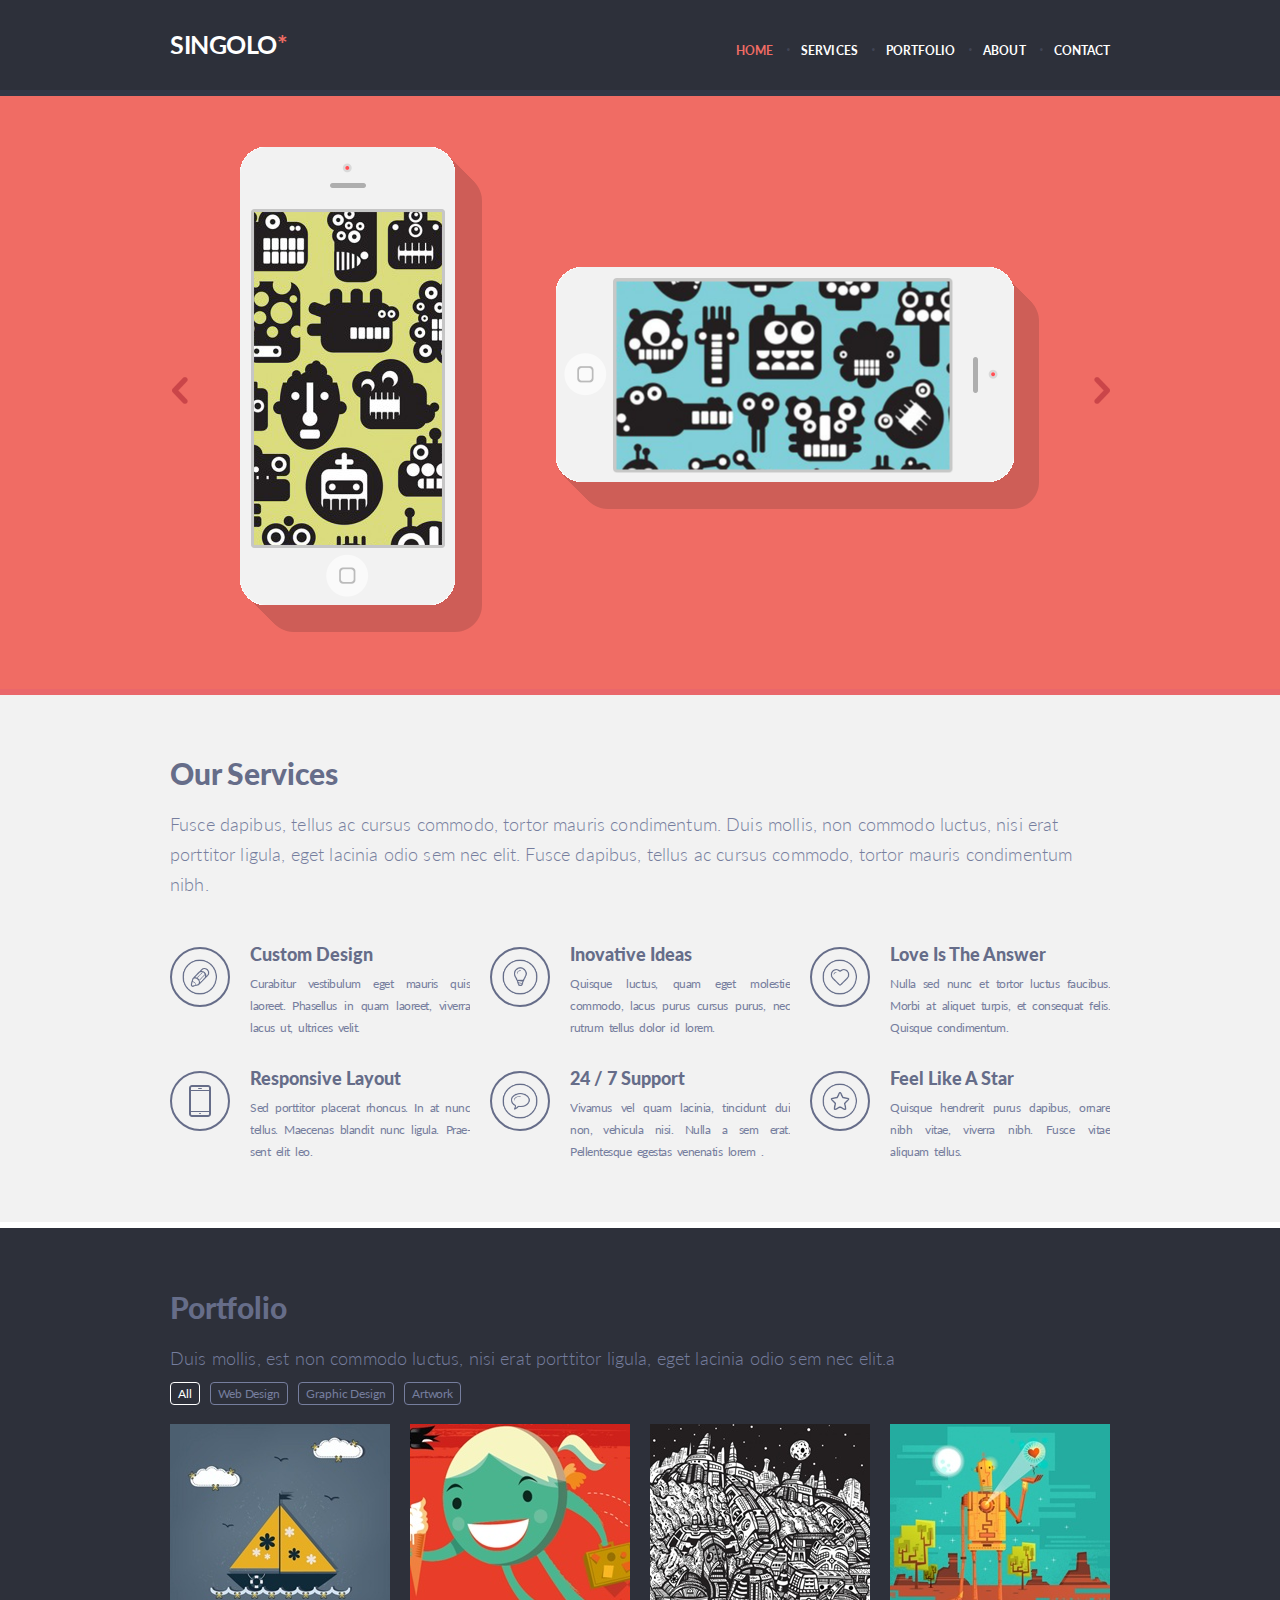
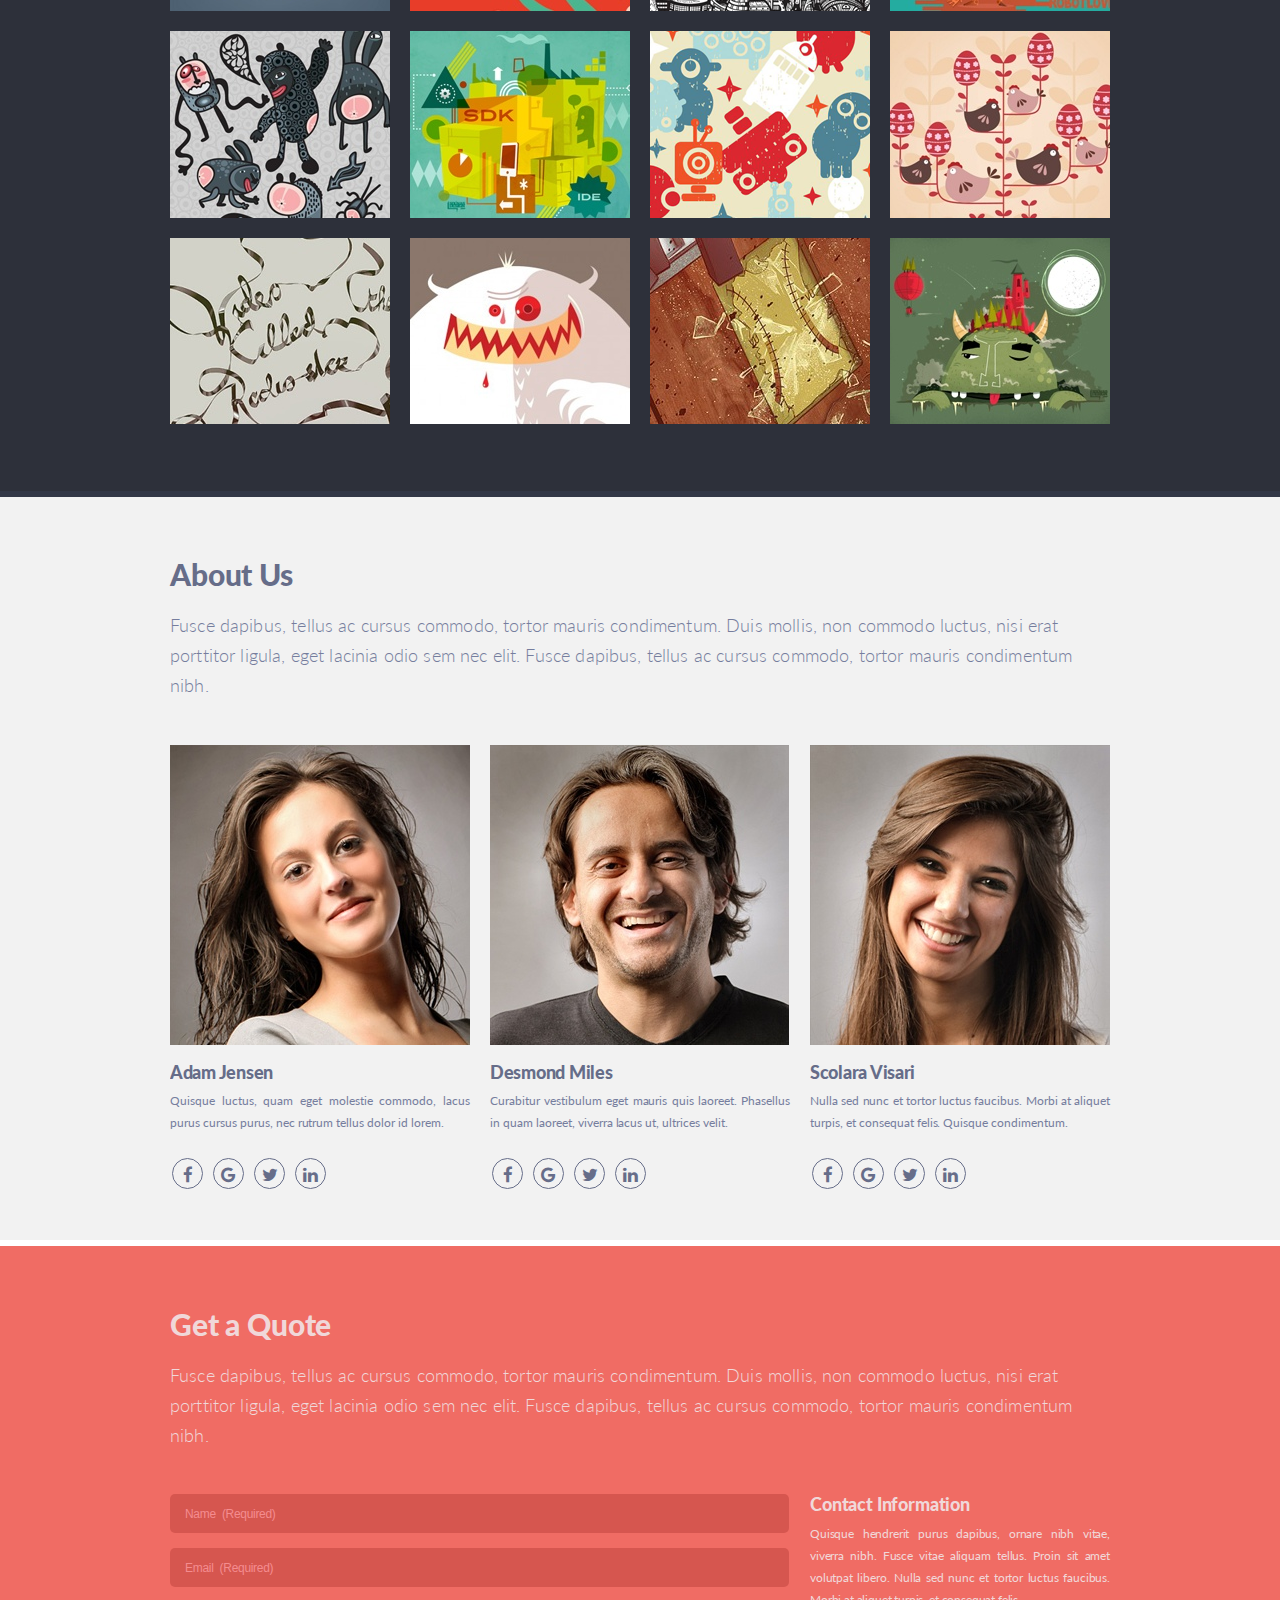
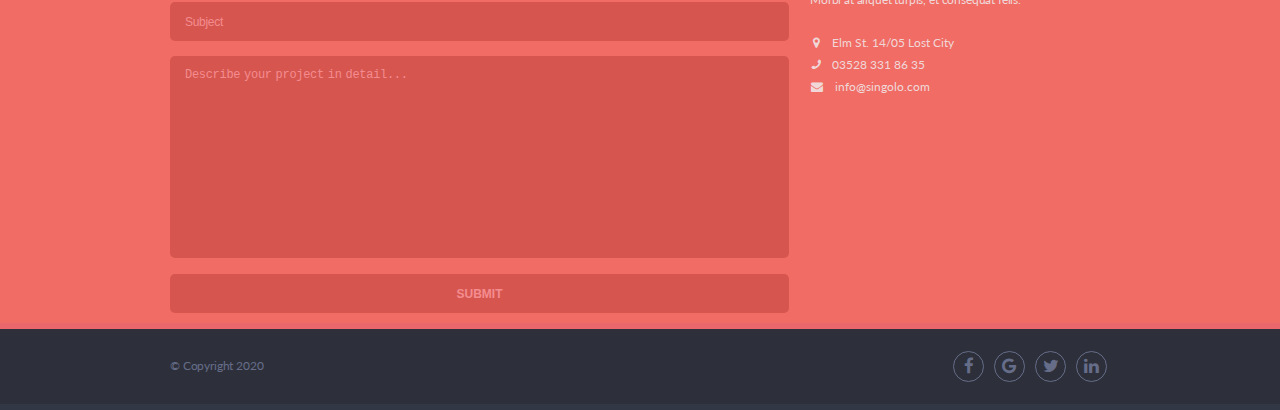
<file: index.html>
<!DOCTYPE html>
<html lang="en">

<head>
    <meta charset="UTF-8">
    <meta name="viewport" content="width=device-width, initial-scale=1.0">
    <title>Singolo</title>
    <link href="https://fonts.googleapis.com/css?family=Lato:300,400,700,900&display=swap" rel="stylesheet">
    <link rel="stylesheet" href="https://cdnjs.cloudflare.com/ajax/libs/font-awesome/4.7.0/css/font-awesome.min.css">
    <link rel="stylesheet" href="style.css">
</head>

<body>
    <header class="header" id="header">
        <div class="wrapper">
            <div class="header__wrapper">
                <h1 class="logo"><a href="#">SINGOLO<span>*</span></a></h1>
                <nav class="header__navigation">
                    <ul class="navigation" id="navigation">
                        <li class="navigation__item"><a href="#slider" class="navigation__link navigation__link_active">Home</a></li>
                        <li class="navigation__item"><a href="#our-services" class="navigation__link">Services</a></li>
                        <li class="navigation__item"><a href="#portfolio" class="navigation__link">Portfolio</a></li>
                        <li class="navigation__item"><a href="#about-us" class="navigation__link">About</a></li>
                        <li class="navigation__item"><a href="#contact-us" class="navigation__link">Contact</a></li>
                    </ul>
                </nav>
            </div>
        </div>
    </header>

    <div class="slider" id="slider">
        <div class="wrapper">
            <div class="slider__wrapper">
                <a href="#" class="slider__button slider__button_arrow-left">
                </a>
                <div class="slider__item fadeAnimation">
                    <div class="phones">
                        <div class="phones__item phones__item_vertical">
                            <img class="phone__shadow" src="assets/images/Shadow.png" alt="shadow">
                            <img class="phone__base" src="assets/images/Base.png" alt="base">
                            <img class="phone__screen" src="assets/images/Screen1.png" alt="screen">
                        </div>

                        <div class="phones__item phones__item_horizontal">
                            <img class="phone__shadow" src="assets/images/Shadow.png" alt="shadow">
                            <img class="phone__base" src="assets/images/Base.png" alt="base">
                            <img class="phone__screen" src="assets/images/Screen2.png" alt="screen">
                        </div>
                    </div>
                </div>
                <div class="slider__item fadeAnimation">
                    <div class="phones">
                        <img class="slider-img" src="assets/images/Slider.png" alt="slider">
                    </div>
                </div>
                <a href="#" class="slider__button slider__button_arrow-right">
                </a>
            </div>

        </div>
    </div>
    <section class="our-services" id="our-services">
        <div class="wrapper">
            <div class="our-services__wrapper">
                <div class="description-block">
                    <h2 class="description-block__title">Our Services</h2>
                    <h3 class="description-block__text">Fusce dapibus, tellus ac cursus commodo, tortor mauris condimentum. Duis mollis, non commodo luctus, nisi erat porttitor ligula, eget lacinia odio sem nec elit. Fusce dapibus, tellus ac cursus commodo, tortor mauris condimentum nibh.</h3>
                </div>
                <div class="layout-3-column">
                    <div class="layout-2-column">
                        <div class="service__icon">
                            <img src="assets/images/pen.png" alt="pen">
                        </div>
                        <div class="service__content">
                            <h3 class="service__title">Custom Design</h3>
                            <p class="service__description">Curabitur vestibulum eget mauris quis laoreet. Phasellus in quam laoreet, viverra lacus ut, ultrices velit.
                            </p>
                        </div>
                    </div>
                    <div class="layout-2-column">
                        <div class="service__icon">
                            <img src="assets/images/bulb.png" alt="bulb">
                        </div>
                        <div class="service__content">
                            <h3 class="service__title">Inovative Ideas</h3>
                            <p class="service__description">Quisque luctus, quam eget molestie commodo, lacus purus cursus purus, nec rutrum tellus dolor id lorem.</p>
                        </div>
                    </div>
                    <div class="layout-2-column">
                        <div class="service__icon">
                            <img src="assets/images/heart.png" alt="heart">
                        </div>
                        <div class="service__content">
                            <h3 class="service__title">Love Is The Answer</h3>
                            <p class="service__description">Nulla sed nunc et tortor luctus faucibus. Morbi at aliquet turpis, et consequat felis. Quisque condimentum.
                            </p>
                        </div>
                    </div>
                    <div class="layout-2-column">
                        <div class="service__icon">
                            <img src="assets/images/phone.svg" alt="phone">
                        </div>
                        <div class="service__content">
                            <h3 class="service__title">Responsive Layout</h3>
                            <p class="service__description">Sed porttitor placerat rhoncus. In at nunc tellus. Maecenas blandit nunc ligula. Prae-sent elit leo.</p>
                        </div>
                    </div>
                    <div class="layout-2-column">
                        <div class="service__icon">
                            <img src="assets/images/bubble.png" alt="bubble">
                        </div>
                        <div class="service__content">
                            <h3 class="service__title">24 / 7 Support</h3>
                            <p class="service__description">Vivamus vel quam lacinia, tincidunt dui non, vehicula nisi. Nulla a sem erat. Pellentesque egestas venenatis lorem .</p>
                        </div>
                    </div>
                    <div class="layout-2-column">
                        <div class="service__icon">
                            <img src="assets/images/star.png" alt="star">
                        </div>
                        <div class="service__content">
                            <h3 class="service__title">Feel Like A Star</h3>
                            <p class="service__description">Quisque hendrerit purus dapibus, ornare nibh vitae, viverra nibh. Fusce vitae aliquam tellus.</p>
                        </div>
                    </div>
                </div>
            </div>
        </div>
    </section>
    <section class="portfolio" id="portfolio">
        <div class="wrapper">
            <div class="portfolio-wrapper">
                <div class="description-block">
                    <h2 class="description-block__title">Portfolio</h2>
                    <h3 class="description-block__text">Duis mollis, est non commodo luctus, nisi erat porttitor ligula, eget lacinia odio sem nec elit.a</h3>
                </div>
                <div class="portfolio__menu" id="portfolio__menu">
                    <ul class="menu">
                        <li class="menu__item "><a class="menu__link menu__link_active" href="#">All</a></li>
                        <li class="menu__item"><a class="menu__link" href="#">Web Design</a></li>
                        <li class="menu__item"><a class="menu__link" href="#">Graphic Design</a></li>
                        <li class="menu__item"><a class="menu__link" href="#">Artwork</a></li>
                    </ul>
                </div>
                <div class="portfolio__container">
                    <div class="portfolio__img">
                        <a href="#">
                            <img src="assets/images/p1.png" alt="img1">
                        </a>
                    </div>
                    <div class="portfolio__img">
                        <a href="#">
                            <img src="assets/images/p2.png" alt="img2">
                        </a>
                    </div>
                    <div class="portfolio__img">
                        <a href="#">
                            <img src="assets/images/p3.png" alt="img3">
                        </a>
                    </div>
                    <div class="portfolio__img">
                        <a href="#">
                            <img src="assets/images/p4.png" alt="img4">
                        </a>
                    </div>
                    <div class="portfolio__img">
                        <a href="#">
                            <img src="assets/images/p5.png" alt="img5">
                        </a>
                    </div>
                    <div class="portfolio__img">
                        <a href="#">
                            <img src="assets/images/p6.png" alt="img6">
                        </a>
                    </div>
                    <div class="portfolio__img">
                        <a href="#">
                            <img src="assets/images/p7.png" alt="img7">
                        </a>
                    </div>
                    <div class="portfolio__img">
                        <a href="#">
                            <img src="assets/images/p8.png" alt="img8">
                        </a>
                    </div>
                    <div class="portfolio__img">
                        <a href="#">
                            <img src="assets/images/p9.png" alt="img9">
                        </a>
                    </div>
                    <div class="portfolio__img">
                        <a href="#">
                            <img src="assets/images/p10.png" alt="img10">
                        </a>
                    </div>
                    <div class="portfolio__img">
                        <a href="#">
                            <img src="assets/images/p11.png" alt="img11">
                        </a>
                    </div>
                    <div class="portfolio__img">
                        <a href="#">
                            <img src="assets/images/p12.png" alt="img12">
                        </a>
                    </div>
                </div>
            </div>
        </div>
    </section>
    <section class="about-us" id="about-us">
        <div class="wrapper">
            <div class="about-us-wrapper">
                <div class="description-block">
                    <h2 class="description-block__title">About Us</h2>
                    <h3 class="description-block__text">Fusce dapibus, tellus ac cursus commodo, tortor mauris condimentum. Duis mollis, non commodo luctus, nisi erat porttitor ligula, eget lacinia odio sem nec elit. Fusce dapibus, tellus ac cursus commodo, tortor mauris condimentum nibh.</h3>
                </div>
                <div class="profile">
                    <div class="profile__item">
                        <img class="profile__avatar" src="assets/images/ph1.png" alt="#" />
                        <h4 class="profile__name">Adam Jensen</h4>
                        <p class="profile__description">Quisque luctus, quam eget molestie commodo, lacus purus cursus purus, nec rutrum tellus dolor id lorem.</p>
                        <div class="profile__social">
                            <a href="#"><span class="fa fa-facebook"></span></a>
                            <a href="#"><span class="fa fa-google"></span></a>
                            <a href="#"><span class="fa fa-twitter"></span></a>
                            <a href="#"><span class="fa fa-linkedin"></span></a>
                        </div>
                    </div>
                    <div class="profile__item">
                        <img class="profile__avatar" src="assets/images/ph2.png" alt="#" />
                        <h4 class="profile__name">Desmond Miles</h4>
                        <p class="profile__description">Curabitur vestibulum eget mauris quis laoreet. Phasellus in quam laoreet, viverra lacus ut, ultrices velit.</p>
                        <div class="profile__social">
                            <a href="#"><span class="fa fa-facebook"></span></a>
                            <a href="#"><span class="fa fa-google"></span></a>
                            <a href="#"><span class="fa fa-twitter"></span></a>
                            <a href="#"><span class="fa fa-linkedin"></span></a>
                        </div>
                    </div>
                    <div class="profile__item">
                        <img class="profile__avatar" src="assets/images/ph3.png" alt="#" />
                        <h4 class="profile__name">Scolara Visari</h4>
                        <p class="profile__description">Nulla sed nunc et tortor luctus faucibus. Morbi at aliquet turpis, et consequat felis. Quisque condimentum.</p>
                        <div class="profile__social">
                            <a href="#"><span class="fa fa-facebook"></span></a>
                            <a href="#"><span class="fa fa-google"></span></a>
                            <a href="#"><span class="fa fa-twitter"></span></a>
                            <a href="#"><span class="fa fa-linkedin"></span></a>
                        </div>
                    </div>
                </div>
            </div>
        </div>
    </section>
    <section class="contact-us" id="contact-us">
        <div class="wrapper">
            <div class="contact-us__wrapper">
                <div class="description-block">
                    <h2 class="description-block__title">Get a Quote</h2>
                    <h3 class="description-block__text">Fusce dapibus, tellus ac cursus commodo, tortor mauris condimentum. Duis mollis, non commodo luctus, nisi erat porttitor ligula, eget lacinia odio sem nec elit. Fusce dapibus, tellus ac cursus commodo, tortor mauris condimentum nibh.</h3>
                </div>
                <div class="contact-us__container">
                    <form id="contact-us-form" class="form" action="#" method="POST">
                        <input name="Name" class="form__name" type="text" maxlength="80" required value="" placeholder="Name  (Required)">

                        <input name="Email" class="form__email" type="email" maxlength="80" required value="" placeholder="Email  (Required)">

                        <input name="Subject" class="form__subject" type="text" maxlength="80" value="" placeholder="Subject">

                        <textarea name="Detail" class="form__detail" maxlength="340" placeholder="Describe your project in detail..."></textarea>

                        <input type="submit" value="submit" name="subscribe" class="form__submit" id="form__submit">
                    </form>
                    <div class="info">
                        <h4 class="info__title">Contact Information</h4>
                        <p class="info__description">Quisque hendrerit purus dapibus, ornare nibh vitae, viverra nibh. Fusce vitae aliquam tellus. Proin sit amet volutpat libero. Nulla sed nunc et tortor luctus faucibus. Morbi at aliquet turpis, et consequat felis.</p>
                        <p class="info__contact"><span class="fa fa-map-marker"></span>Elm St. 14/05 Lost City </p>
                        <p class="info__contact"><span class="fa fa-phone"></span><a href="tel:+035283318635">03528 331 86 35</a></p>
                        <p class="info__contact"><span class="fa fa-envelope"></span>
                            <a href="mailto:info@singolo.com">info@singolo.com</a>
                        </p>
                    </div>
                </div>
            </div>
        </div>
    </section>
    <footer class="footer" id="footer">
        <div class="wrapper">
            <div class="footer__wrapper">
                <div class="footer__container">
                    <div class="footer__copyright">© Copyright 2020 </div>
                    <div class="footer__social">
                        <a href="#"><span class="fa fa-facebook"></span></a>
                        <a href="#"><span class="fa fa-google"></span></a>
                        <a href="#"><span class="fa fa-twitter"></span></a>
                        <a href="#"><span class="fa fa-linkedin"></span></a>
                    </div>
                </div>
            </div>
        </div>
    </footer>

    <div id="message-box" class="message-box hidden">
        <div id="message" class="message">
            <p>The letter was sent!</p><br>
            <p id="message-subject" class="message__subject"></p><br>
            <p id="message-description" class="message__description"></p>
            <div class="button-container">
                <button id="button_ok" class="button button_ok">OK</button>
            </div>
        </div>
    </div>
    <script src="script.js"></script>
</body>

</html>
</file>
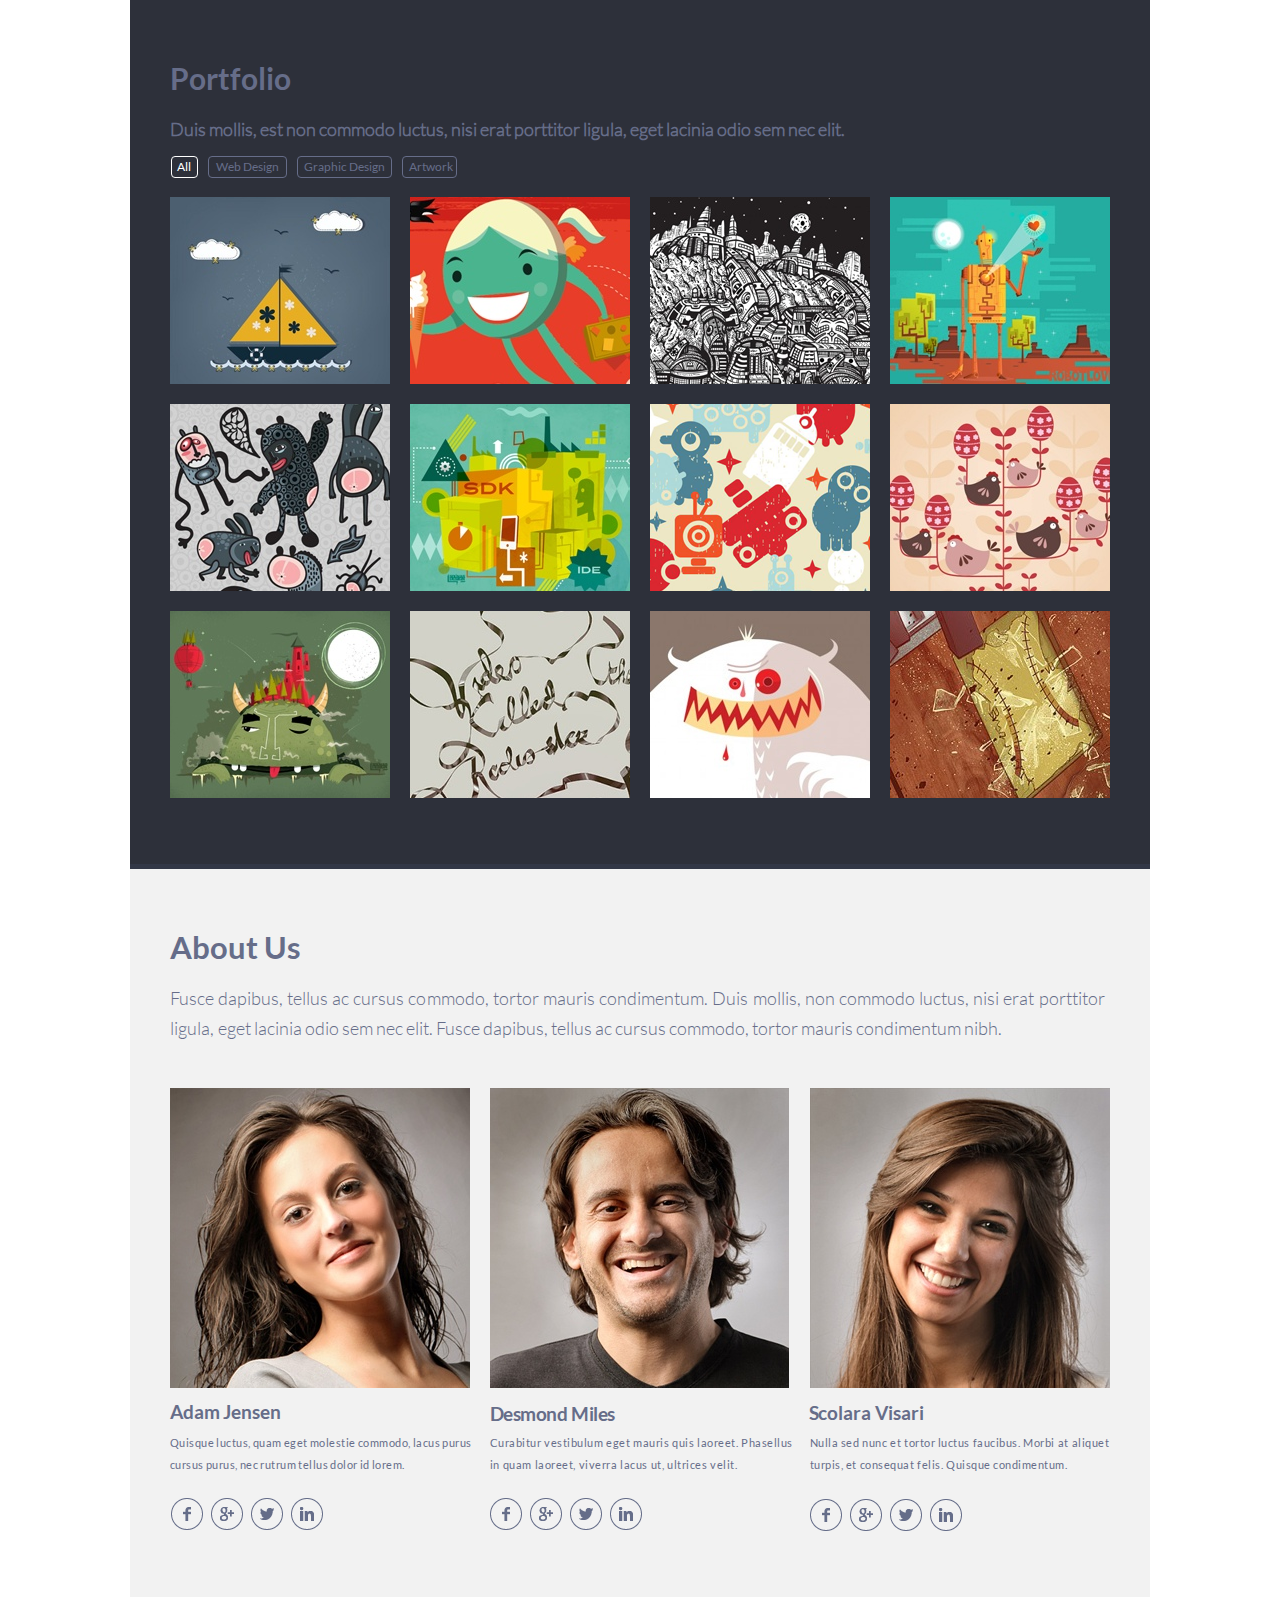
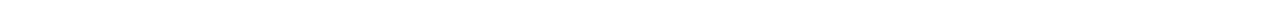
<file: Singolo2.html>
<!DOCTYPE html>
<html>
    <head>
        <title>Singolo2</title>
        <link href="Singolo2.css" type="text/css" rel="stylesheet">
        <meta charset="UTF-8">
    </head>
    <body>
        <div class="header">
<h1>Portfolio</h1>
<p>Duis mollis, est non commodo luctus, nisi erat porttitor ligula, eget lacinia odio sem nec elit.</p>
        <nav><ul>
            <li class="elall"><a class="allobj" href="#">All</a></li>
            <li class="webdes"><a href="#">Web Design</a></li>
            <li class="graphdes"><a href="#">Graphic Design</a></li>
            <li class="artwork"><a href="#">Artwork</a></li>
        </ul></nav>
        <img id="ship" src="assets/images/p1.png" alt="ship"/>
        <img id="girl" src="assets/images/p2.png" alt="girl"/>
        <img id="city" src="assets/images/p3.png" alt="town"/>
        <img id="robot" src="assets/images/p4.png" alt="robot"/>
        <img id="hear" src="assets/images/p5.png" alt="hear"/>
        <img id="sdk" src="assets/images/p6.png" alt="sdk"/>
        <img id="details" src="assets/images/p7.png" alt="details"/>
        <img id="birds" src="assets/images/p8.png" alt="birds"/>
        <img id="monster" src="assets/images/p12.png" alt="monster"/>
        <img id="words" src="assets/images/p9.png" alt="words"/>
        <img id="monster2" src="assets/images/p10.png" alt="monster"/>
        <img id="smth" src="assets/images/p11.png" alt="something"/>
    </div>
       
        <div class="main">
<h1 class="about">About Us</h1>
<p id="textfoot">Fusce dapibus, tellus ac cursus commodo, tortor mauris condimentum. Duis mollis, non commodo luctus, nisi erat porttitor <br>
     ligula, <span>eget lacinia odio sem nec elit. Fusce dapibus, tellus ac cursus commodo, tortor mauris condimentum nibh.</span></p>
     <img id="ph1" src="assets/images/ph1.png" alt="girl"/>
     <img id="ph2" src="assets/images/ph2.png" alt="man"/>
     <img id="ph3" src="assets/images/ph3.png" alt="girl"/>
     <br>
     <div class="girl1"><h1 id="h1ph1">Adam Jensen</h1>
     <p>
        Quisque luctus, quam eget molestie commodo, lacus purus <br> 
        cursus purus, nec rutrum tellus dolor id lorem.
     </p>
    </div>
     <div class="man1"><h1 id="h1ph2">Desmond Miles</h1>
        <p>
            Curabitur vestibulum eget mauris quis laoreet. Phasellus <br>
             in quam laoreet, viverra lacus ut, ultrices velit.
        </p></div>
        <div class="girl2"><h1 id="h1ph3">Scolara Visari</h1>
            <p>
                Nulla sed nunc et tortor luctus faucibus. Morbi at aliquet <br>  turpis, et consequat felis. 
                Quisque condimentum.
            </p></div>
            <div id="socials">
                <a href="#"><img id="face" src="assets/images/facebook.png" alt="facebook"/></a>
                <a href="#"><img id="goog" src="assets/images/google+.png" alt="google"/></a>
                <a href="#"><img id="twit" src="assets/images/twitter.png" alt="twitter"/></a>
                <a href="#"><img id="link" src="assets/images/linkedin.png" alt="linkedin"/></a>
               </div>
               <div id="socials1">
                <a href="#"><img id="face" src="assets/images/facebook.png" alt="facebook"/></a>
                <a href="#"><img id="goog" src="assets/images/google+.png" alt="google"/></a>
                <a href="#"><img id="twit" src="assets/images/twitter.png" alt="twitter"/></a>
                <a href="#"><img id="link" src="assets/images/linkedin.png" alt="linkedin"/></a>
               </div>
               <div id="socials2">
                <a href="#"><img id="face" src="assets/images/facebook.png" alt="facebook"/></a>
                <a href="#"><img id="goog" src="assets/images/google+.png" alt="google"/></a>
                <a href="#"><img id="twit" src="assets/images/twitter.png" alt="twitter"/></a>
                <a href="#"><img id="link" src="assets/images/linkedin.png" alt="linkedin"/></a>
               </div>
        </div>
    </body>
</html>
</file>
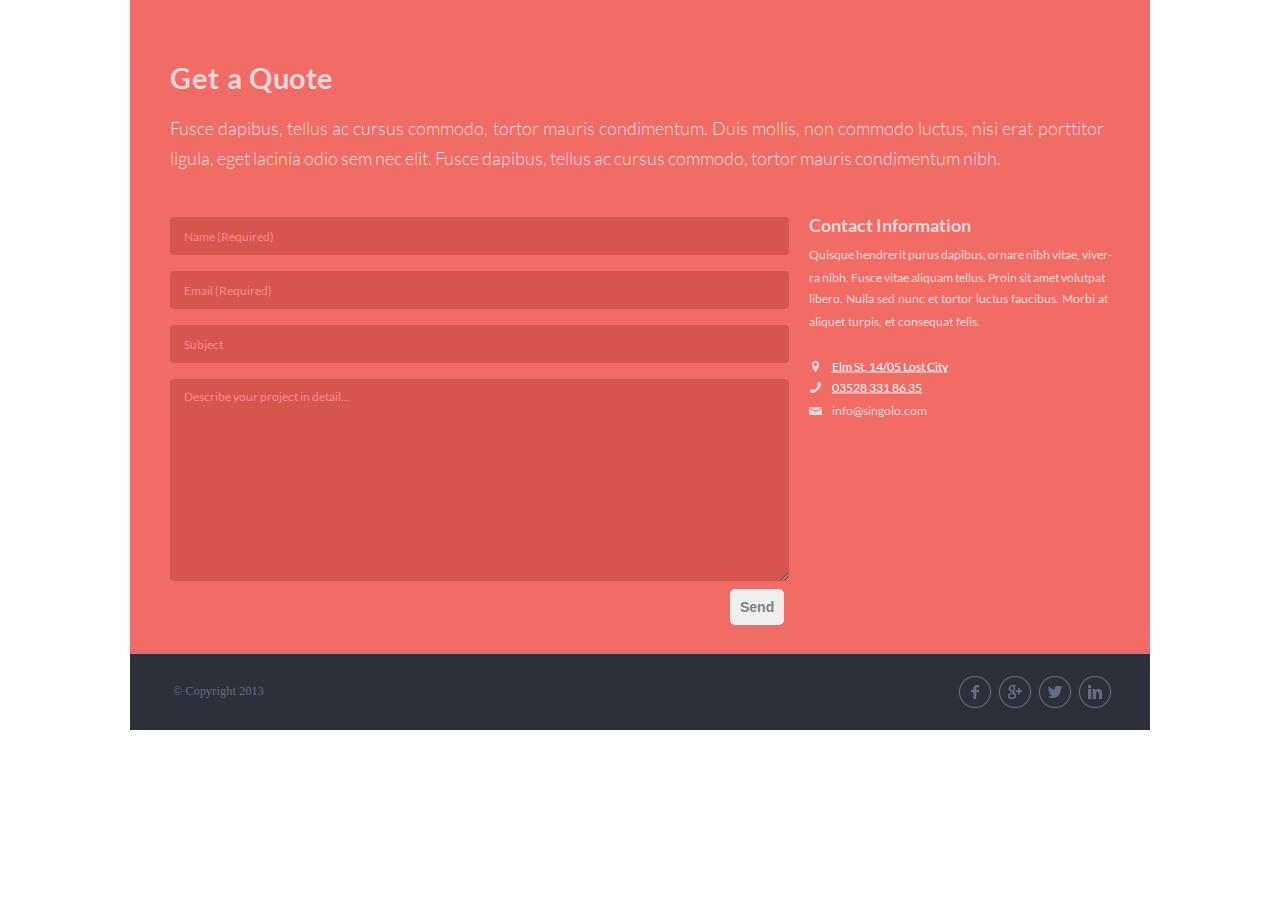
<file: Singolo3.html>
<!DOCTYPE html>
<html>
    <head>
        <title>
            Singolo3
        </title>
        <meta charset="UTF-8">
        <link href="Singolo3.css" type="text/css" rel="stylesheet">
    </head>
    <body>
        <div class="red-box">
            <h1>Get a Quote</h1>
            <p>Fusce dapibus, tellus ac cursus commodo, tortor mauris condimentum. Duis mollis, non commodo luctus, nisi erat porttitor<br>
                <span>ligula, eget lacinia odio sem nec elit. Fusce dapibus, tellus ac cursus commodo, tortor mauris condimentum nibh.</span></p>
            <form class="form" method="POST">
            <p>
            <input id="one" type="text" name="Name" placeholder="Name (Required)" required>
            <input id="two" type="email" name="Email" placeholder="Email (Required)" required>
            <input id="three" type="text" name="Subject" placeholder="Subject">
            <textarea id="four" name="description" placeholder="Describe your project in detail..."></textarea>
           <br>
            <input id="five" type="submit" name="send" value="Send">
            </p>
            </form>
        </div>
        <div class="contacts"> 
            <h1>Contact Information</h1>
            <p>Quisque hendrerit purus dapibus, ornare nibh vitae, viver-<br> ra nibh. Fusce vitae aliquam tellus. Proin sit amet volutpat<br><span>libero. Nulla sed nunc et tortor luctus faucibus. Morbi at<br> aliquet turpis, et consequat felis.</span> </p>
        <img id="loc" src="assets/images/location.png" alt="location"/>
        <br>
        <img id="ph" src="assets/images/phone.png" alt="phone"/>
        <br>
        <img id="mail" src="assets/images/mail.png" alt="mail"/>
 
        <p id="loc1"><a href="mailto:dasha2013724@icloud.com">Elm St. 14/05 Lost City</a></p>
        <p id="ph1"><a href="tel:+375293877455">03528 331 86 35</a></p>
        <p id="mail1">info@singolo.com</p></div>
        <div><footer class="footer">
           <p>© Copyright 2013</p>
           <div id="socials">
            <a href="#"><img id="face" src="assets/images/facebook.png" alt="facebook"/></a>
            <a href="#"><img id="goog" src="assets/images/google+.png" alt="google"/></a>
            <a href="#"><img id="twit" src="assets/images/twitter.png" alt="twitter"/></a>
            <a href="#"><img id="link" src="assets/images/linkedin.png" alt="linkedin"/></a>
           </div>
        </footer></div> 
    </body>
</html>
</file>
<file: style.css>
:root {
    --header-bg-color: #2d303a;
    --header-shadow-bg-color: #323746;
    --nav-dot-color: #404455;
    --slider-bg-color: #f06c64;
    --slider-shadow-bg-color: #ea676b;
    --our-services-bg-color: #f2f2f2;
    --white-color: #ffffff;
    --portfolio-bg-color: #2d303a;
    --portfolio-shadow-bg-color: #323746;
    --block-title-color: #666d89;
    --block-text-color: #767e9e;
    --block-title-color-2: #f0d8d9;
    --input-bg: #d6564f;
    --input-text-color: #f48c8f;
    --wrapper-content-width: 1020px;
    --font: "Lato", Verdana, sans-serif;
}

*,
*:before,
*:after {
    box-sizing: border-box;
    margin: 0;
    padding: 0;
}

html {
    font-size: 10px;
}

body {
    font-size: 1.8rem;
    font-family: var(--font);
}

.wrapper {
    max-width: var(--wrapper-content-width);
    margin: auto;
}


/*Header*/

.header {
    background: var(--header-bg-color);
    border-bottom: 6px solid var(--header-shadow-bg-color);
    padding: 14px 0 16px 0;
}

.header_sticky {
    position: sticky;
    top: 0;
    width: 100%;
    z-index: 100;
    padding: 0;
}

.header__wrapper {
    display: flex;
    align-items: center;
    justify-content: space-between;
    padding: 0 40px;
}

.logo {
    font-size: 2.5rem;
    letter-spacing: -0.5px;
}

.logo>a {
    font-weight: 700;
    text-align: left;
    color: var(--white-color);
    text-decoration: none;
}

.logo>a>span {
    color: var(--slider-bg-color);
}


/*Navigation*/

.header__navigation {
    padding: 23px 0px 15px;
}

.navigation {
    display: flex;
}

.navigation__item {
    list-style: none;
    padding-left: 13px;
}

.navigation__link {
    cursor: pointer;
    text-decoration: none;
    font-size: 1.2rem;
    line-height: 0.6rem;
    color: var(--white-color);
    font-weight: 700;
    text-align: left;
    text-transform: uppercase;
    letter-spacing: 0.06px;
}

.navigation__link_active {
    color: var(--slider-bg-color);
}

.navigation__link:hover {
    color: var(--slider-bg-color);
}

.navigation__item::before {
    content: "\00B7";
    margin-right: 10px;
    color: var(--nav-dot-color);
}

.navigation__item:first-child::before {
    color: var(--header-bg-color);
}


/*Slider*/

.slider {
    min-height: 599px;
    background-color: var(--slider-bg-color);
    border-bottom: 6px solid var(--slider-shadow-bg-color);
}

.slider__wrapper {
    position: relative;
    padding: 0px 42px;
}

.slider__button {
    display: inline-block;
    width: 16px;
    height: 27px;
    position: absolute;
    z-index: 10;
    top: 281px;
    cursor: pointer;
}

.slider__button_arrow-left {
    background: url(./assets/images/chevl.svg) no-repeat;
}

.slider__button_arrow-left:hover {
    background: url(./assets/images/chevl_hover.svg) no-repeat;
}

.slider__button_arrow-right {
    background: url(./assets/images/chevr.svg) no-repeat;
    right: 40px;
}

.slider__button_arrow-right:hover {
    background: url(./assets/images/chevr_hover.svg) no-repeat;
}

.phones {
    position: relative;
    padding: 53px 70px;
    min-height: 580px;
    width: 100%;
}

.phones__item {
    position: absolute;
}

.phone__shadow {
    position: absolute;
    display: inline-block;
}

.phone__base {
    display: inline-block;
    position: absolute;
    top: -2px;
    left: -2px;
}

.phone__screen {
    display: inline-block;
    position: absolute;
    top: 60px;
    left: 9px;
}

.phone__screen_off {
    display: none;
}

.phones__item_horizontal {
    top: 173px;
    right: 96px;
    transform: rotate(90deg);
}

.phones__item_horizontal .phone__screen {
    top: 132px;
    left: -63px;
    transform: rotate(-90deg);
}

.phones__item_horizontal .phone__shadow {
    transform: scale(1, -1);
    top: -27px;
}

img.slider-img {
    position: absolute;
    top: 0;
    left: -40px;
}

.fadeAnimation {
    animation-name: fadeAnimation;
    animation-duration: 2s;
}

@keyframes fadeAnimation {
    from {
        opacity: 0;
    }
    to {
        opacity: 1;
    }
}


/*our-services*/

.our-services {
    padding: 69px 0 35px;
    background: var(--our-services-bg-color);
    border-bottom: 6px solid var(--white-color);
}

.our-services__wrapper {
    padding: 0px 40px;
}

.description-block {
    padding-bottom: 40px;
}

.description-block__title {
    font-size: 3rem;
    line-height: 1.8rem;
    color: var(--block-title-color);
    font-weight: 900;
    text-align: left;
    letter-spacing: -0.16px;
    margin-bottom: 27px;
}

.description-block__text {
    font-size: 1.8rem;
    line-height: 3rem;
    color: var(--block-text-color);
    font-weight: 300;
    text-align: left;
    letter-spacing: 0.15px;
}

.layout-3-column {
    display: flex;
    flex-wrap: wrap;
}

.layout-2-column {
    display: flex;
    width: 300px;
    padding-top: 5px;
    margin-right: 20px;
    margin-bottom: 25px;
}

.layout-2-column:nth-child(3n) {
    margin-right: 0px;
}

.service__icon {
    align-self: flex-start;
    padding: 10px;
    width: 60px;
    height: 60px;
    border: 2px solid var(--block-title-color);
    border-radius: 50%;
    margin-right: 20px;
    margin-top: 3px;
}

.service__icon img {
    width: 36px;
    height: 36px;
}

.service__title {
    font-size: 1.8rem;
    line-height: 1.8rem;
    color: var(--block-title-color);
    font-weight: 900;
    text-align: left;
    margin-top: 1px;
    margin-bottom: 10px;
}

.service__description {
    max-height: 65px;
    font-size: 1.2rem;
    line-height: 2.2rem;
    color: #767e9e;
    font-weight: 400;
    letter-spacing: -0.5px;
    text-align: justify;
    word-spacing: 3px;
    overflow: hidden;
    text-overflow: ellipsis;
}


/*Portfolio*/

.portfolio {
    min-height: 869px;
    background: var(--portfolio-bg-color);
    padding: 67px 0 59px 0;
    border-bottom: 6px solid var(--portfolio-shadow-bg-color);
}

.portfolio-wrapper {
    padding: 0 40px;
}

.portfolio .description-block {
    padding-bottom: 7px;
    padding-top: 3px;
}

.portfolio__menu {
    margin-bottom: 19px;
}

.menu {
    list-style-type: none;
}

.menu__item {
    display: inline-block;
    margin-right: 5.4px;
}

.menu__link {
    font-size: 1.2rem;
    line-height: 2.2rem;
    color: var(--block-text-color);
    font-weight: 400;
    text-align: left;
    text-decoration: none;
    padding: 3px 7px;
    border: 1px solid var(--block-text-color);
    border-radius: 4px;
    letter-spacing: -0.12px;
}

.menu__link_active,
.menu__link:hover {
    color: var(--white-color);
    border-color: var(--white-color);
    transition-duration: 0.7s;
}

.portfolio__container {
    display: flex;
    flex-wrap: wrap;
    justify-content: space-between;
    max-height: 600px;
    overflow: hidden;
}

.portfolio__img {
    margin-bottom: 20px;
    height: 187px;
    width: 220px;
}

.portfolio__img_active {
    border: 5px solid var(--slider-bg-color);
}

.portfolio__img img {
    width: 100%;
    height: 100%;
}

.portfolio__img img:hover {
    opacity: 0.3;
    transition-duration: 0.7s;
}


/*About us*/

.about-us {
    min-height: 733px;
    background: var(--our-services-bg-color);
    padding: 68px 0 44px 0;
    border-bottom: 6px solid var(--white-color);
}

.about-us-wrapper {
    padding: 0 40px;
}

.about-us .description-block {
    padding-bottom: 45px;
}

.profile {
    display: flex;
    flex-wrap: wrap;
    justify-content: space-between;
}

.profile__item {
    max-width: 300px;
}

.profile__avatar {
    margin-bottom: 14px;
}

.profile__name {
    font-size: 1.8rem;
    line-height: 1.8rem;
    color: var(--block-title-color);
    font-weight: 900;
    text-align: left;
    margin-bottom: 9px;
    letter-spacing: -0.27px;
    overflow: hidden;
    white-space: nowrap;
    text-overflow: ellipsis;
}

.profile__description {
    font-size: 1.2rem;
    line-height: 2.2rem;
    color: var(--block-text-color);
    font-weight: 400;
    text-align: justify;
    letter-spacing: -0.02px;
    margin-bottom: 17px;
}


/*contact-us*/

.contact-us {
    min-height: 655px;
    background: var(--slider-bg-color);
    padding: 67px 0 0 0;
    border-bottom: 6px solid var(--slider-shadow-bg-color);
    overflow: hidden;
}

.contact-us__wrapper {
    padding: 0 40px;
}

.contact-us .description-block {
    padding-bottom: 44px;
    padding-top: 2px;
}

.contact-us .description-block__title,
.contact-us .description-block__text {
    color: var(--block-title-color-2);
}

.contact-us__container {
    display: flex;
    flex-wrap: wrap;
}

.form {
    max-width: 630px;
    width: 630px;
    padding-right: 10px;
    display: flex;
    flex-direction: column;
}

input {
    font-size: 1.2rem;
    line-height: 3.8rem;
    background: var(--input-bg);
    color: var(--input-text-color);
    max-width: 619px;
    height: 39px;
    padding: 0px 15px;
    outline: none;
    border: 0;
    border-radius: 5px;
    margin-bottom: 15px;
}

textarea {
    font-size: 1.2rem;
    line-height: 3.8rem;
    background: var(--input-bg);
    color: var(--input-text-color);
    max-width: 619px;
    height: 202px;
    max-height: 202px;
    padding: 0px 15px;
    outline: none;
    border: 0;
    border-radius: 5px;
    overflow: auto;
    resize: none;
    margin-bottom: 16px;
}

.form__submit {
    padding: 0;
    margin: 0;
    font-size: 1.2rem;
    font-weight: 900;
    text-align: center;
    text-transform: uppercase;
    background: var(--input-bg);
    color: var(--input-text-color);
    overflow: hidden;
    max-width: 619px;
    height: 39px;
    line-height: 3.8rem;
    cursor: pointer;
    outline: none;
    margin-bottom: 10px;
}

.form__submit:hover {
    background: var(--header-shadow-bg-color);
    opacity: 0.7;
    color: var(--input-bg);
    transition-duration: 0.3s;
}

::placeholder {
    color: var(--input-text-color);
    font-size: 1.2rem;
    letter-spacing: -0.3px;
    text-align: left;
}

textarea::placeholder {
    word-spacing: -0.3rem;
}

input:focus:invalid,
textarea:focus:invalid {
    border: 2px solid red;
}

input:focus,
textarea:focus {
    border: 2px solid white;
}

.info {
    max-width: 310px;
    padding-left: 10px;
}

.info__title {
    font-size: 1.8rem;
    line-height: 1.8rem;
    color: var(--block-title-color-2);
    font-weight: 900;
    text-align: left;
    letter-spacing: -0.16px;
    padding-top: 1px;
}

.info__description {
    font-size: 1.2rem;
    line-height: 2.2rem;
    color: var(--block-title-color-2);
    font-weight: 400;
    text-align: justify;
    letter-spacing: -0.16px;
    margin: 10px 0 21px;
}

.info__contact,
.info__contact a {
    font-size: 1.2rem;
    line-height: 2.2rem;
    color: var(--block-title-color-2);
    font-weight: 400;
    text-align: left;
}

.info__contact a {
    text-decoration: none;
}

.info__contact .fa {
    font-size: 1.2rem;
    width: 10px;
    height: 10px;
    line-height: 2.3rem;
    margin: 0px 11px 0px 1px;
}

.fa.fa-phone {
    transform: scaleX(-1);
}


/*Footer*/

.footer {
    min-height: 75px;
    background: var(--header-bg-color);
    padding: 22px 0 22px 0;
    border-bottom: 6px solid var(--header-shadow-bg-color);
    overflow: hidden;
}

.footer__wrapper {
    padding: 0 40px;
}

.footer__container {
    display: flex;
    justify-content: space-between;
}

.footer__copyright {
    font-size: 1.2rem;
    line-height: 1.7rem;
    font-weight: 400;
    margin-top: 6px;
    letter-spacing: -0.16px;
    color: var(--block-title-color);
}


/*Social icons*/

.footer__social .fa {
    font-size: 1.7rem;
    width: 31px;
    height: 31px;
    line-height: 2.8rem;
    text-align: center;
    text-decoration: none;
    margin: 0px 3px 0px 2px;
    border-radius: 50%;
}

.fa {
    font-size: 17px;
    width: 31px;
    height: 31px;
    line-height: 31px;
    text-align: center;
    text-decoration: none;
    margin: 7px 3px 7px 2px;
    border-radius: 50%;
}

.fa:hover {
    opacity: 0.7;
}

.fa-facebook,
.fa-twitter,
.fa-google,
.fa-linkedin {
    background: transparent;
    color: var(--block-title-color);
    border: 1px solid var(--block-title-color);
}


/*modal*/

.message-box {
    position: fixed;
    z-index: 999;
    width: 100vw;
    height: 100vh;
    top: 0;
    left: 0;
    background: #0008;
}

.message-box.hidden {
    display: none;
}

.message {
    position: relative;
    padding: 20px 0;
    top: 10%;
    left: 50%;
    transform: translateX(-50%);
    max-width: 350px;
    height: auto;
    border: 2px solid var(--our-services-bg-color);
    text-align: center;
    background: var(--header-shadow-bg-color);
    color: var(--white-color);
    font-family: "Lato";
    border-radius: 14px;
}

.message p {
    word-wrap: break-word;
    padding: 0 10px;
}

.button-container {
    padding-top: 30px;
}

.button_ok {
    padding: 0px 20px;
    margin: 0;
    font-size: 1.2rem;
    font-weight: 900;
    text-align: center;
    text-transform: uppercase;
    background: var(--input-bg);
    color: var(--white-color);
    overflow: hidden;
    line-height: 2.8rem;
    cursor: pointer;
    outline: none;
    border: 0;
    border-radius: 5px;
}

.button_ok:hover {
    background: var(--input-text-color);
    opacity: 0.7;
    transition-duration: 0.3s;
}
</file>
<file: Singolo2.css>
* {
    box-sizing: border-box;
    margin: auto;
    padding: 0;
}
body{
    margin: 0px;
    margin-left:0px;
}
.header{
    width: 1020px;
    height: 870px;
    background-color:#2d303a;
    border-bottom: 6px solid #323746;
    z-index: 1;
}
.header h1{
    color:#666d89;
    font-size: 30px;
    font-family: "Lato Bold", sans-serif;
    padding-left: 39.5px;
    padding-top: 60px;
}
.header p{
    color:#666d89;
    font-size: 18px;
    font-family: "Lato Light", sans-serif;
    padding-left: 39.5px;
    padding-top: 22px;
    font-weight: bold;
}
.webdes{
width: 79px;
}
.graphdes{
width: 95px;
}
.artwork{
width: 55px;
}
nav{
    color:#666d89;
    margin-top: 16px;
    margin-left:40.5px;
    font-family: "Lato Regular";
}
nav ul{
    text-decoration: none;
    align-items: center;
    font-size: 12px;
    font-weight: lighter;
    word-spacing: 7.8px;
}
.elall{
border: 1px solid white;

;
}
nav ul li{
    text-align: center;
    display:inline-block;
    border: 1px solid #666d89;
    border-radius: 4px;
    padding: 2.3px 5.98px;
    word-spacing:0px;
}
.allobj{
color:white;
}
#ship{
    width: 220px;
    height: 187px;
    position:absolute;
    z-index: 2;
    margin-left:40px;
    margin-top: 19.5px;
}
#girl{
        width: 220px;
        height: 187px;
        position:absolute;
        z-index: 2;
        margin-left:280px;
        margin-top: 19.5px;
}
#city{
    width: 220px;
    height: 187px;
    position:absolute;
    z-index: 3;
    margin-top: 19.5px;
    margin-left: 520px;
}
#robot{
    width: 220px;
    height: 187px;
    position:absolute;
    z-index: 3;
    margin-top: 19.5px;
    margin-left: 760px;  
}
#hear{
    width: 220px;
    height: 187px;
    position:absolute;
    z-index: 2;
    margin-left:40px;
    margin-top: 226.5px;
}
#sdk{
    width: 220px;
    height: 187px;
    position:absolute;
    z-index: 2;
    margin-left:280px;
    margin-top: 226.5px;
}
#details{
    width: 220px;
    height: 187px;
    position:absolute;
    z-index: 2;
    margin-left:520px;
    margin-top: 226.5px;
}
#birds{
    width: 220px;
    height: 187px;
    position:absolute;
    z-index: 2;
    margin-left:760px;
    margin-top: 226.5px;  
}
#monster{
    width: 220px;
    height: 187px;
    position:absolute;
    z-index: 2;
    margin-left:40px;
    margin-top:433.5px;
}
#words{
    width: 220px;
    height: 187px;
    position:absolute;
    z-index: 2;
    margin-left:280px;
    margin-top:433.5px;
}
#monster2{
width: 220px;
    height: 187px;
    position:absolute;
    z-index: 2;
    margin-left:520px;
    margin-top:433.5px;
width: 220px;
   }
#smth{ width: 220px;
    height: 187px;
    position:absolute;
    z-index: 2;
    margin-left:760px;
    margin-top:433.5px;}
  
.main{
    width: 1020px;
    height: 738px;
    background-color: #f2f2f2;
    border-bottom: 10px solid #ffffff;
    z-index: 1;
}
.main h1{
    color:#666d89;
    font-size: 30.5px;
    font-family: "Lato Bold", sans-serif;
    padding-left: 39.5px;
    padding-top: 60px;   
}
.main p{
    color:#666d89;
    font-size:18px;
    line-height: 30px;
    font-family: "Lato Light", sans-serif;
    padding-left: 39.5px;
    padding-top: 18px;
    word-spacing:1.2px;
}
.main span{
    word-spacing: 0px;
}
.about{
margin-top: -1px;
}
#textfoot{
font-size: 18px;
line-height: 30px;
}

#ph1{
    height: 300px;
    margin-left: 40px;
    margin-top:45px;
    position:absolute;
    z-index: 2;
}
#ph2{
    height: 300px;
    margin-left: 360px;
    margin-top:45px;
    position:absolute;
    z-index: 2;
}
#ph3{
    height: 300px;
    margin-left: 680px;
    margin-top:45px;
    position:absolute;
    z-index: 2;
}
#h1ph1{
    color:#666d89;
    font-size: 18.5px;
    font-family: "Lato Bold";
    font-weight: bolder;
    padding-left: 39.5px;
    padding-top: 340px;
    position: absolute;
    z-index: 3;
    word-spacing: -1px;
}

.girl1 p{
    color:#666d89;
    font-size: 11px;
    font-family: "Lato Regular";
    padding-left: 39.5px;
    padding-top: 371px; 
    position: absolute;
    z-index: 3;  
    line-height: 21.5px;
    word-spacing: -0.5px;
    letter-spacing: 0.5px;
}

.man1{
    padding-top: 341px;  
    padding-left: 320px; 
}
.man1 h1{
    color:#666d89;
    font-size: 19px;
    font-family: "Lato Bold";
    font-weight: bolder;
    position: absolute;
    z-index: 3;
    word-spacing: 0.5px; 
    padding-top: 0px;  
    letter-spacing: -0.5px;
}
.man1 p{
    color:#666d89;
    font-size: 11px;
    font-family: "Lato Regular";
    position: static;  
    line-height: 21.5px;
    word-spacing: 0.5px;
    padding-top: 30px;
    letter-spacing: 0.5px;
}
.girl2{ 
    padding-left: 640px; 
}
.girl2 h1{
    color:#666d89;
    font-size: 18.5px;
    font-family: "Lato Bold";
    font-weight: bolder;
    position: static;
    z-index: 3;
    word-spacing: 0.5px; 
    margin-top: -133px;
    margin-left: -1px;   
    letter-spacing: -0.1px;
}
.girl2 p{
    color:#666d89;
    font-size: 11px;
    font-family: "Lato Regular";
    position: center;
    z-index: 3;  
    line-height: 21.5px;
    word-spacing: 0.4px; 
    padding-top: 8px;
    letter-spacing: 0.5px;
}
#socials{
    margin-top: 22px;
    margin-left: 40px;
    word-spacing: 2px;
}
#socials1{
    margin-top: -39px;
    margin-left: 359px;
    word-spacing: 2px;
}
#socials2{
    margin-top: -38px;
    margin-left: 679px;
    word-spacing: 2px;
}
a{text-decoration: none;
color:#666d89;}
a:hover{
    color:white;
    text-decoration: none;
    box-shadow: 1px 1px 1px grey;
}
@font-face {
    font-family: "Lato Regular";
    src: url("assets/fonts/Lato-Regular.ttf") format("truetype");
  }
  @font-face {
    font-family: "Lato Light";
    src: url("assets/fonts/Lato-Light.ttf") format("truetype");
  }
  @font-face {
    font-family: "Lato Bold";
    src: url("assets/fonts/Lato-Bold.ttf") format("truetype");
  }
  @font-face {
    font-family: "Lato Black";
    src: url("assets/fonts/Lato-Black.ttf") format("truetype");
  }
</file>
<file: Singolo3.css>
* {
    box-sizing: border-box;
    margin: 0;
    padding: 0;
}
a{
color:white;
}
body{
    margin:0;
}

.red-box{
    margin:0 auto;
    width: 1020px;
    height: 654px;
    background-color: #f06c64;
    border-bottom: 5px solid #ea676b;
}
.red-box h1
{
    color:#f0d8d9;
    padding-top: 60px;
    padding-left: 40px;
    font-size:29px;
    letter-spacing:0.5px;
    font-family: "Lato Bold";
    font-weight: 900;
    word-spacing: 0.5px;
}
.red-box p{
    color:#f0d8d9;
    font-size: 18px;
    font-family: "Lato Light";
    padding-left: 40px;
    padding-top: 18px;
    line-height: 30px;
    word-spacing:1.1px;
}
.red-box p span{
    word-spacing:0px;
    font-family: "Lato Light";
}
.form{
    padding-top: 4px;
    padding-left: 0px; 
}
#one{
    color:#f0d8d9;
    background-color:#d6564f;
    width:619px;
    height:38px;
    padding-left: 14px;
    font-size: 12px;
    border-radius: 4px;
    border: none;
    margin-top: 22.1px;
    font-family: "Lato Regular";
}
#two{
    color:#f0d8d9;
    background-color:#d6564f;
    width:619px;
    height:38px;
    padding-left: 14px;
    font-size: 12px;
    border-radius: 4px;
    border: none;
    margin-top: 16px;
    font-family: "Lato Regular";
}
#three{
    color:#f0d8d9;
    background-color:#d6564f;
    width:619px;
    height:38px;
    padding-left: 14px;
    font-size: 12px;
    border-radius: 4px;
    border: none;
    margin-top: 16px;
    font-family: "Lato Regular";
}
#four{
    color:#f0d8d9;
    background-color:#d6564f;
    width:619px;
    height:202px;
    padding-left: 14px;
    font-size: 12px;
    border-radius: 4px;
    border: none;
    margin-top: 16px;
     font-family: "Lato Regular"; 
     padding-top: 10px;
}
#five{
    margin-left: 560px;
    padding:10px 10px;
    font-size: 14px;
    border-radius: 5px;
    border: none;
    font-weight: 900;
    color: grey;
}
#one::placeholder{
    color: #f48c8f;
}
#two::placeholder{
    color: #f48c8f;
}
#three::placeholder{
    color: #f48c8f;
}
#four::placeholder{
    color: #f48c8f;
}
#five:hover{
    box-shadow: 2px 2px 2px black;
}
#one:hover{
    background-color: indianred;
}
#two:hover{
    background-color: indianred;
}
#four:hover{
    background-color: indianred;
}
#three:hover{
    background-color: indianred;
}
.footer{
    margin:0 auto;
    width: 1020px; 
    height: 76px;
    background-color:#2d303a;
    z-index: 1;
}
.footer p{
    color: #666d89;
    padding: 30px 43px;
    font-size: 12px;
    letter-spacing:0.2px;
}
#socials{
   position: absolute;
   z-index: 2;
   margin-left: 828px;
   margin-top: -54px;
   word-spacing: 2px;
}
a:hover{
    color:#f0d8d9;
    text-decoration: none;
    box-shadow: 1px 1px 1px grey;
}
.contacts{
    position: absolute;
    z-index: 2;
    margin-left: 809px;
    margin-top: -440px;
}
.contacts h1{
    color: #f0d8d9;
    font-size: 18px;
    font-family: "Lato Bold";
}
.contacts p{
    color: #f0d8d9;
    font-size: 12px;
    font-family: "Lato Regular";
    margin-top: 3.5px;
    line-height: 24.5px;  
    transform: scaleY(0.9);
}
.contacts span{
    word-spacing: 1px;
}
#loc{
    margin-top: 23px;
    margin-left: 3px;
}
#ph{
    margin-top: 6px;
    margin-left: 1px;
}
#mail{
    margin-top: 10px; 
}
#loc1{
    margin-left: 22.5px;
    margin-top: -64px;
    z-index: 3;
}
#ph1{
    margin-left: 23px;  
    line-height: 5px;
    margin-top: 5.5px;
}
#mail1{
    margin-left: 23px;
    margin-top: 9px;
}
@font-face {
    font-family: "Lato Regular";
    src: url("assets/fonts/Lato-Regular.ttf") format("truetype");
  }
  @font-face {
    font-family: "Lato Light";
    src: url("assets/fonts/Lato-Light.ttf") format("truetype");
  }
  @font-face {
    font-family: "Lato Bold";
    src: url("assets/fonts/Lato-Bold.ttf") format("truetype");
  }
  @font-face {
    font-family: "Lato Black";
    src: url("assets/fonts/Lato-Black.ttf") format("truetype");
  }
</file>
